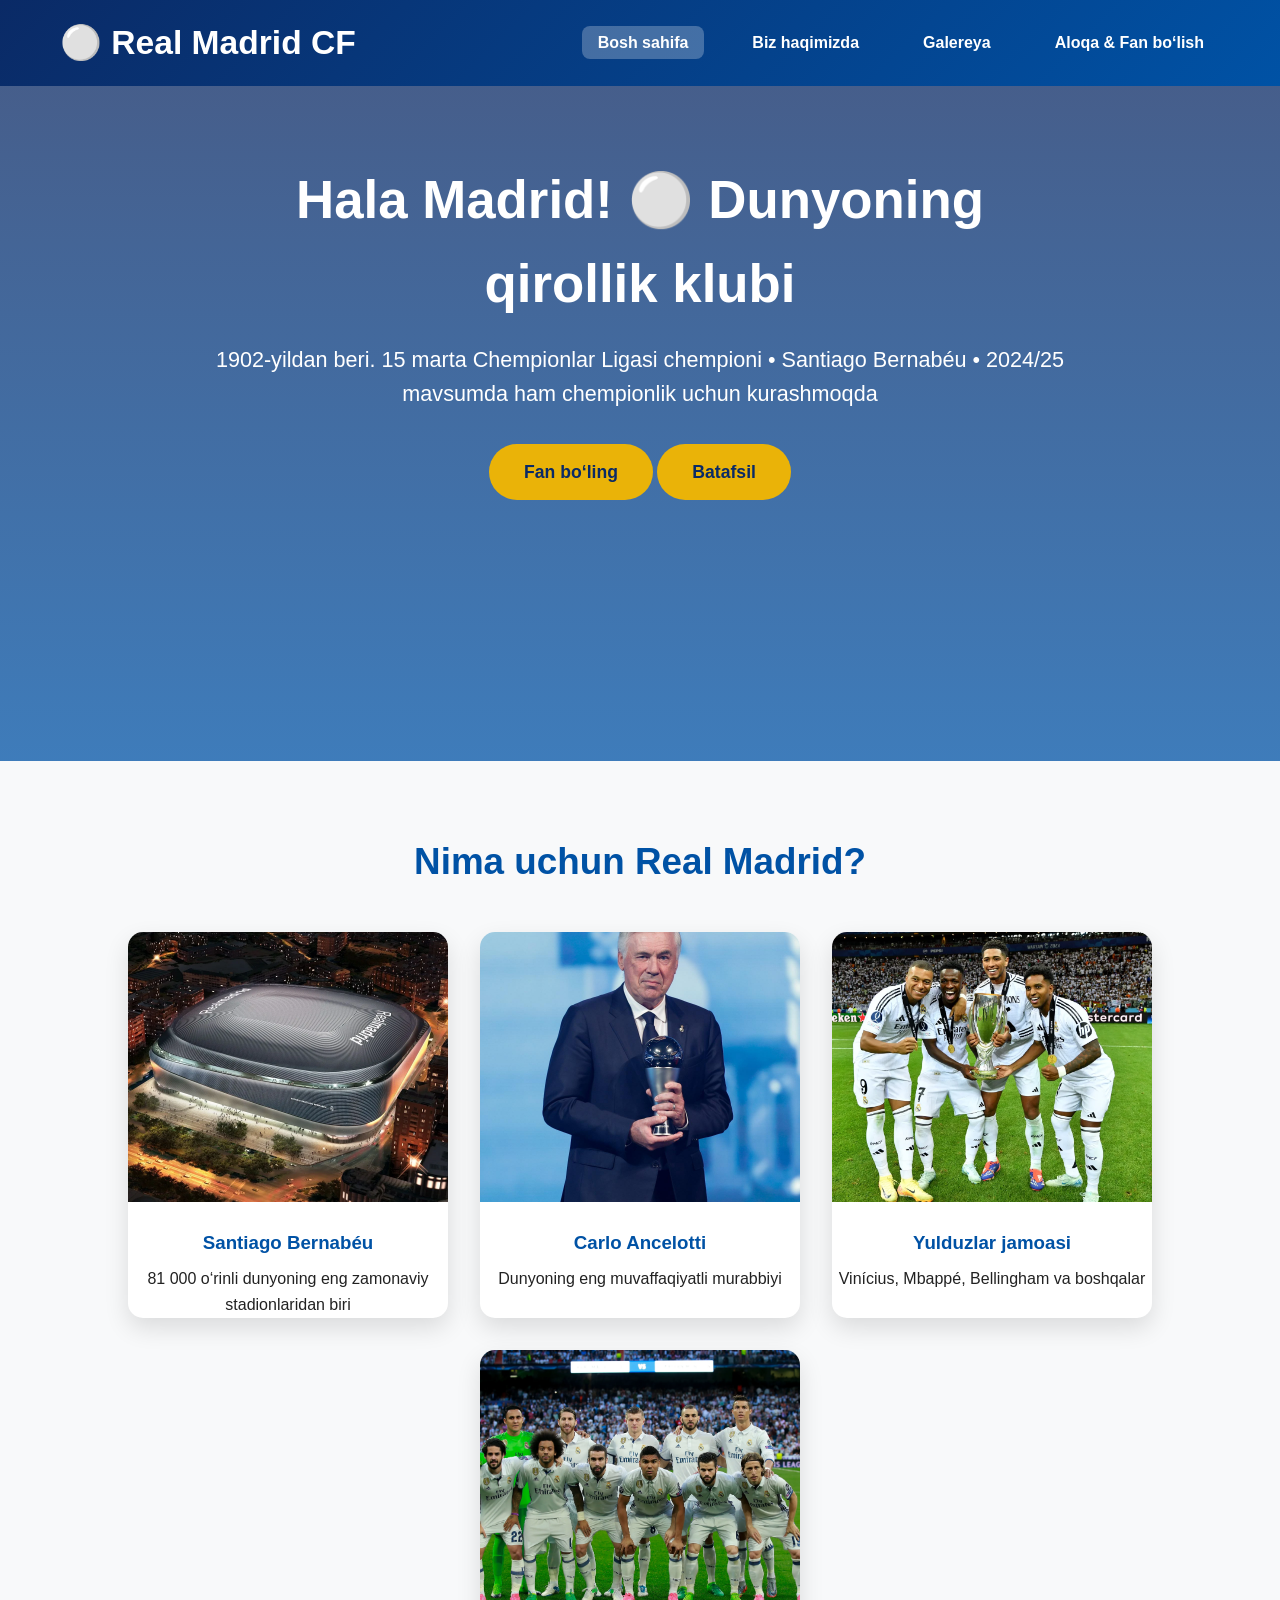
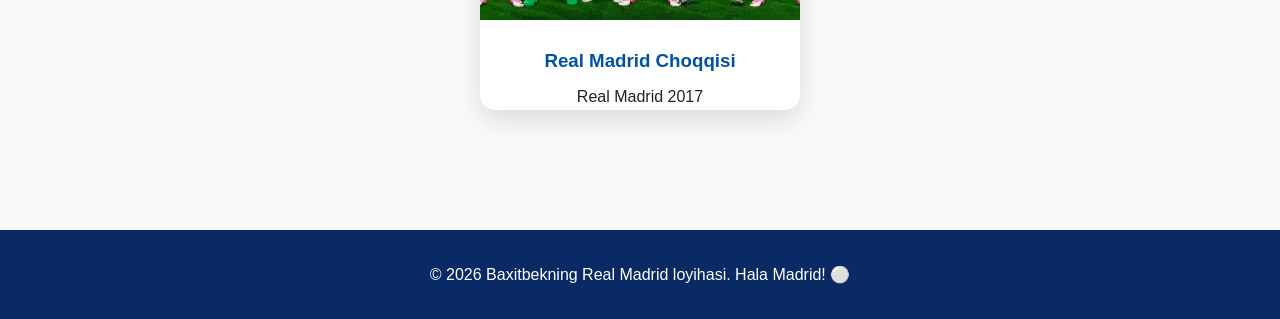
<file: index.html>
<!DOCTYPE html>
<html lang="uz">
<head>
    <meta charset="UTF-8">
    <meta name="viewport" content="width=device-width, initial-scale=1.0">
    <title>⚪ Real Madrid CF | Bosh sahifa</title>
    <link rel="stylesheet" href="style.css">
</head>
<body>
    <header>
        <div class="container">
            <h1>⚪ Real Madrid CF</h1>
            <nav>
                <ul>
                    <li><a href="index.html" class="active">Bosh sahifa</a></li>
                    <li><a href="about.html">Biz haqimizda</a></li>
                    <li><a href="gallery.html">Galereya</a></li>
                    <li><a href="contact.html">Aloqa & Fan bo‘lish</a></li>
                </ul>
            </nav>
        </div>
    </header>

    <section class="hero">
        <div class="hero-content">
            <h2 style="color: white;">Hala Madrid! ⚪ Dunyoning qirollik klubi</h2>
            <p>1902-yildan beri. 15 marta Chempionlar Ligasi chempioni • Santiago Bernabéu • 2024/25 mavsumda ham chempionlik uchun kurashmoqda</p>
            <a href="contact.html" class="btn">Fan bo‘ling</a>
            <a href="https://www.realmadrid.com/en-US" class="btn">Batafsil
 
</a>
        </div>
    </section>

    <section class="features">
        <div class="container">
            <h2>Nima uchun Real Madrid?</h2>
            <div class="feature-grid">
                <div class="feature-card">
                    <img src="santiagobernabeo.webp" alt="Bernabeu">
                    <h3>Santiago Bernabéu</h3>
                    <p>81 000 o‘rinli dunyoning eng zamonaviy stadionlaridan biri</p>
                </div>
                <div class="feature-card">
                    <img src="carlo-ancelotti-the-best.jpg" alt="Murabbiy">
                    <h3>Carlo Ancelotti</h3>
                    <p>Dunyoning eng muvaffaqiyatli murabbiyi</p>
                </div>
                <div class="feature-card">
                    <img src="kylian-mbappe-vinicius-junior-jude-925235145.webp" alt="Yulduzlar">
                    <h3>Yulduzlar jamoasi</h3>
                    <p>Vinícius, Mbappé, Bellingham va boshqalar</p>
                </div>
                <div class="feature-card">
                    <img src="rma2017.webp" alt="Yulduzlar">
                    <h3>Real Madrid Choqqisi</h3>
                    <p>Real Madrid 2017</p>
                </div>
            </div>
        </div>
    </section>

    <footer>
        <div class="container">
            <p>&copy; 2026 Baxitbekning Real Madrid loyihasi. Hala Madrid! ⚪</p>
        </div>
    </footer>
</body>

</html>
</file>
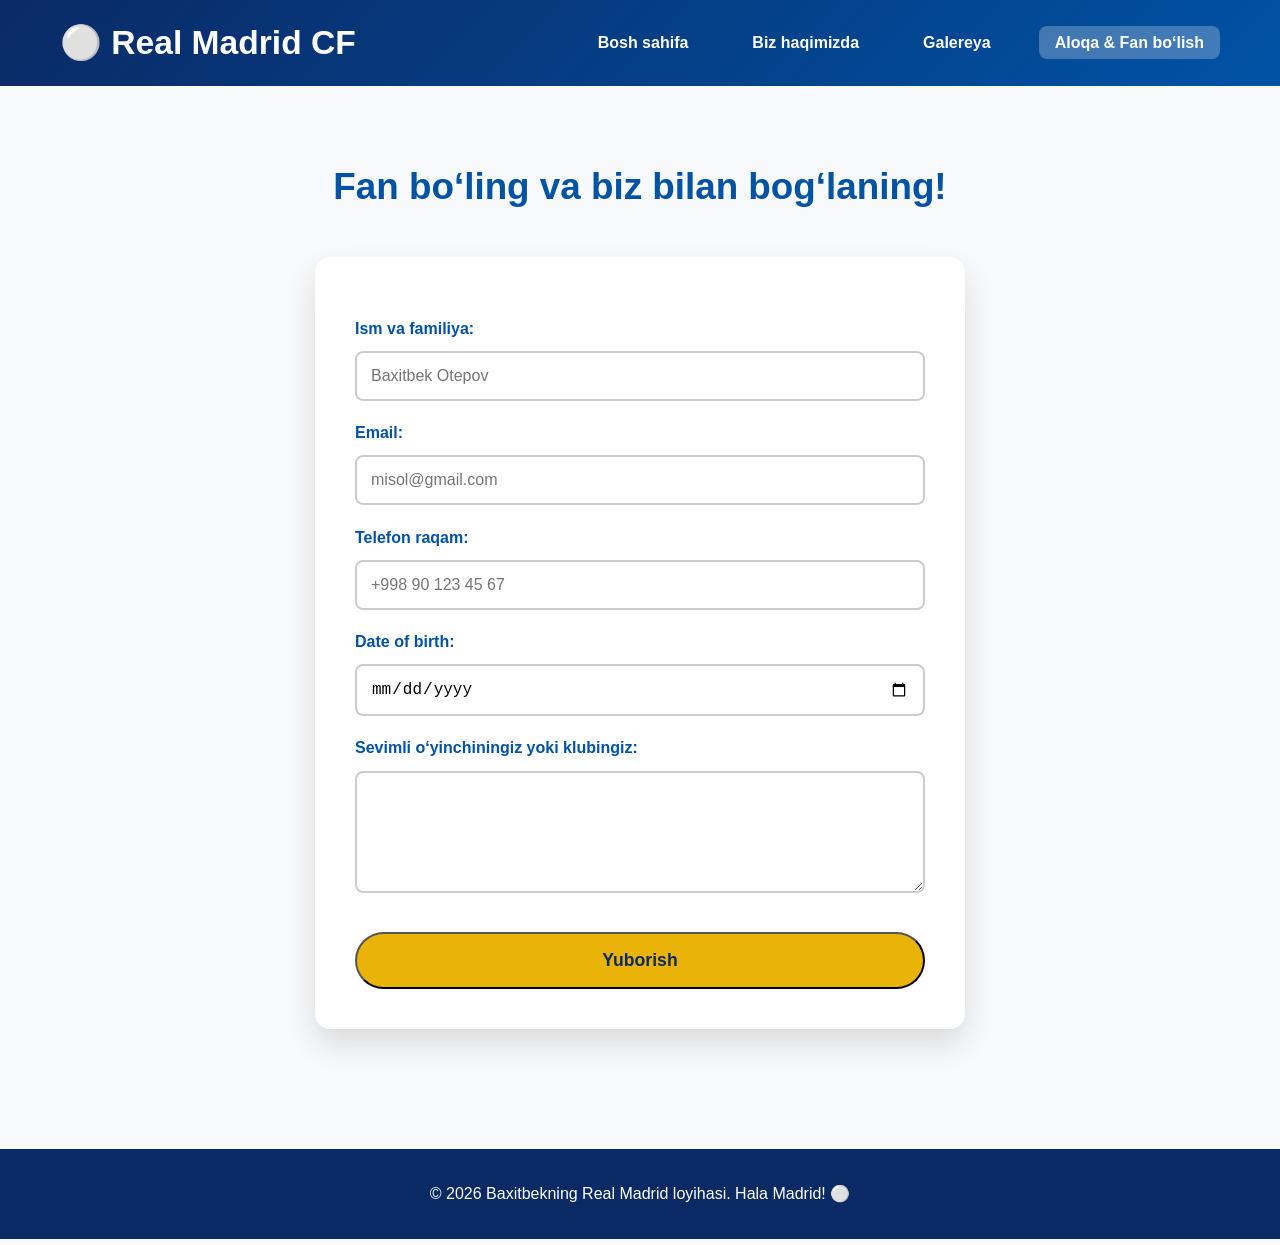
<file: contact.html>
<!DOCTYPE html>
<html lang="uz">
<head>
    <meta charset="UTF-8">
    <meta name="viewport" content="width=device-width, initial-scale=1.0">
    <title>⚪ Real Madrid CF | Aloqa & Fan bo‘lish</title>
    <link rel="stylesheet" href="style.css">
</head>
<body>
    <header>
        <div class="container">
            <h1>⚪ Real Madrid CF</h1>
            <nav>
                <ul>
                    <li><a href="index.html">Bosh sahifa</a></li>
                    <li><a href="about.html">Biz haqimizda</a></li>
                    <li><a href="gallery.html">Galereya</a></li>
                    <li><a href="contact.html" class="active">Aloqa & Fan bo‘lish</a></li>
                </ul>
            </nav>
        </div>
    </header>

    <section class="contact">
        <div class="container">
            <h2>Fan bo‘ling va biz bilan bog‘laning!</h2>
            <form action="#" method="POST">
                <label for="name">Ism va familiya:</label>
                <input type="text" id="name" name="name" required placeholder="Baxitbek Otepov">

                <label for="email">Email:</label>
                <input type="email" id="email" name="email" required placeholder="misol@gmail.com">

                <label for="phone">Telefon raqam:</label>
                <input type="tel" id="phone" name="phone" required placeholder="+998 90 123 45 67">
                
      <label for="gender">   Date of birth:</label>
   <input type="date" name="birth_date">
    

                <label for="message">Sevimli o‘yinchiningiz yoki klubingiz:</label>
                
                <textarea id="message" name="message" rows="5" required placeholder=""></textarea>

                <button type="submit" class="btn">Yuborish</button>
            </form>
        </div>
    </section>

    <footer>
        <div class="container">
            <p>&copy; 2026 Baxitbekning Real Madrid loyihasi. Hala Madrid! ⚪</p>
        </div>
    </footer>
</body>

</html>
</file>
<file: style.css>
* {
    margin: 0;
    padding: 0;
    box-sizing: border-box;
}

body {
    font-family: 'Segoe UI', Tahoma, Geneva, Verdana, sans-serif;
    line-height: 1.6;
    color: #222;
    background-color: #f8f9fa;
}

.container {
  max-width: 1200px;
    margin: 0 auto;
    padding: 0 20px;
}

header {
    background: linear-gradient(135deg, #0A2A66, #0052A5);
    color: white;
    padding: 1rem 0;
    position: sticky;
    top: 0;
    z-index: 100;
}

header .container {
    display: flex;
    justify-content: space-between;
    align-items: center;
    flex-wrap: wrap;
}

h1 {
    font-size: 2.1rem;
    display: flex;
    align-items: center;
    gap: 10px;
}

nav ul {
    display: flex;
    list-style: none;
    gap: 2rem;
}

nav a {
    color: white;
    text-decoration: none;
    font-weight: 600;
    transition: all 0.3s ease;
    padding: 0.5rem 1rem;
    border-radius: 8px;
}

nav a:hover,
nav a.active {
    background-color: rgba(255,255,255,0.25);
    transform: translateY(-3px);
}


.hero {
    background: linear-gradient(rgba(10,42,102,0.75), rgba(0,82,165,0.75)), url(https://www.sportcal.com/wp-content/uploads/sites/32/2022/06/main62a8597bb1ad4.jpg) center/cover no-repeat;
    height: 75vh;
    display: fixed;
    align-items: center;
    color: white;
    text-align: center;
}

.hero-content {
    max-width: 850px;
    margin: 0 auto;
    color: white;
}

.hero h2 {
    font-size: 3.3rem;
    margin-bottom: 1rem;
}

.hero p {
    font-size: 1.35rem;
    margin-bottom: 2rem;
}

.btn {
    display: inline-block;
    background-color: #EAB308;
    color: #0A2A66;
    padding: 14px 35px;
    text-decoration: none;
    border-radius: 50px;
    font-weight: bold;
    transition: all 0.3s ease;
    font-size: 1.1rem;
}

.btn:hover {
    background-color: #f5c12a;
    transform: scale(1.08);
}

section {
    padding: 4.5rem 0;
}

h2 {
    text-align: center;
    margin-bottom: 2.5rem;
    color: #0052A5;
    font-size: 2.3rem;
}


.feature-grid {
    display: flex;
    justify-content: center;
    gap: 2rem;
    flex-wrap: wrap;
    text-align:center;
}

.feature-card {
    background: white;
    border-radius: 15px;
    overflow: hidden;
    box-shadow: 0 10px 25px rgba(0,0,0,0.12);
    width: 320px;
    transition: all 0.3s ease;
}

.feature-card:hover {
    transform: translateY(-15px) scale(1.04);
}

.feature-card img {
    width: 100%;
    height: 270px;
    object-fit: cover;
}

.feature-card h3 {
    padding: 1.2rem 1rem 0.5rem;
    text-align: center;
    color: #0052A5;
}


.gallery-grid {
    display: grid;
    grid-template-columns: repeat(auto-fit, minmax(300px, 1fr));
    gap: 1.8rem;
}

.gallery-item {
    border-radius: 15px;
    overflow: hidden;
    box-shadow: 0 8px 20px rgba(0,0,0,0.1);
    transition: all 0.3s ease;
}

.gallery-item:hover {
    transform: scale(1.05);
}

.gallery-item img {
    width: 100%;
    height: 300px;
    object-fit: cover;
    transition: transform 0.5s;
}

.gallery-item:hover img {
    transform: scale(1.12);
}

.gallery-item p {
    padding: 1rem;
    text-align: center;
    font-weight: 600;
    background: #f8f9fa;
}


table {
    width: 100%;
    border-collapse: collapse;
    margin:  0 auto;
    background: white;
    box-shadow: 0 8px 20px rgba(0,0,0,0.1);
    border-radius: 10px;
    overflow: hidden;
}

th, td {
    padding: 16px;
    text-align: center;
    border-bottom: 1px solid #ddd;
}

th {
    background-color: #0052A5;
    color: white;
    font-weight: bold;
}

tr:nth-child(even) {
    background-color: #f0f5ff;
}


form {
    max-width: 650px;
    margin: 0 auto;
    background: white;
    padding: 2.5rem;
    border-radius: 15px;
    box-shadow: 0 15px 30px rgba(0,0,0,0.12);
}

label {
    display: block;
    margin: 1.2rem 0 0.6rem;
    font-weight: 600;
    color: #0052A5;
}

input, textarea {
    width: 100%;
    padding: 14px;
    border: 2px solid #ccc;
    border-radius: 8px;
    font-size: 1rem;
    transition: border 0.3s;
}

input:focus, textarea:focus {
    border-color: #EAB308;
    outline: none;
}

button.btn {
    margin-top: 2rem;
    width: 100%;
    padding: 16px;
}

.tarixi{
max-width:1200px;
    text-align: center;
    margin:10px auto;
    font-size: 20px;
  
}
.foto{
 width: 700px;
    height:500px
}
.history{
   width:1200px;
    display: flex;
    height:500px;
    margin: 0 auto;
}
footer {
    background: #0A2A66;
    color: white;
    text-align: center;
    padding: 2rem 0;
    margin-top: 3rem;
}

/* Responsive */
@media (max-width: 768px) {
    header .container {
        flex-direction: column;
        gap: 1rem;
    }
    
    nav ul {
        flex-direction: column;
        gap: 0.8rem;
        text-align: center;
    }
    
    .hero h2 {
        font-size: 2.5rem;
    }
    
    .feature-grid {
        flex-direction: column;
        align-items: center;
    }
    
    .gallery-grid {
        grid-template-columns: repeat(auto-fit, minmax(250px, 1fr));
    }

}
</file>
